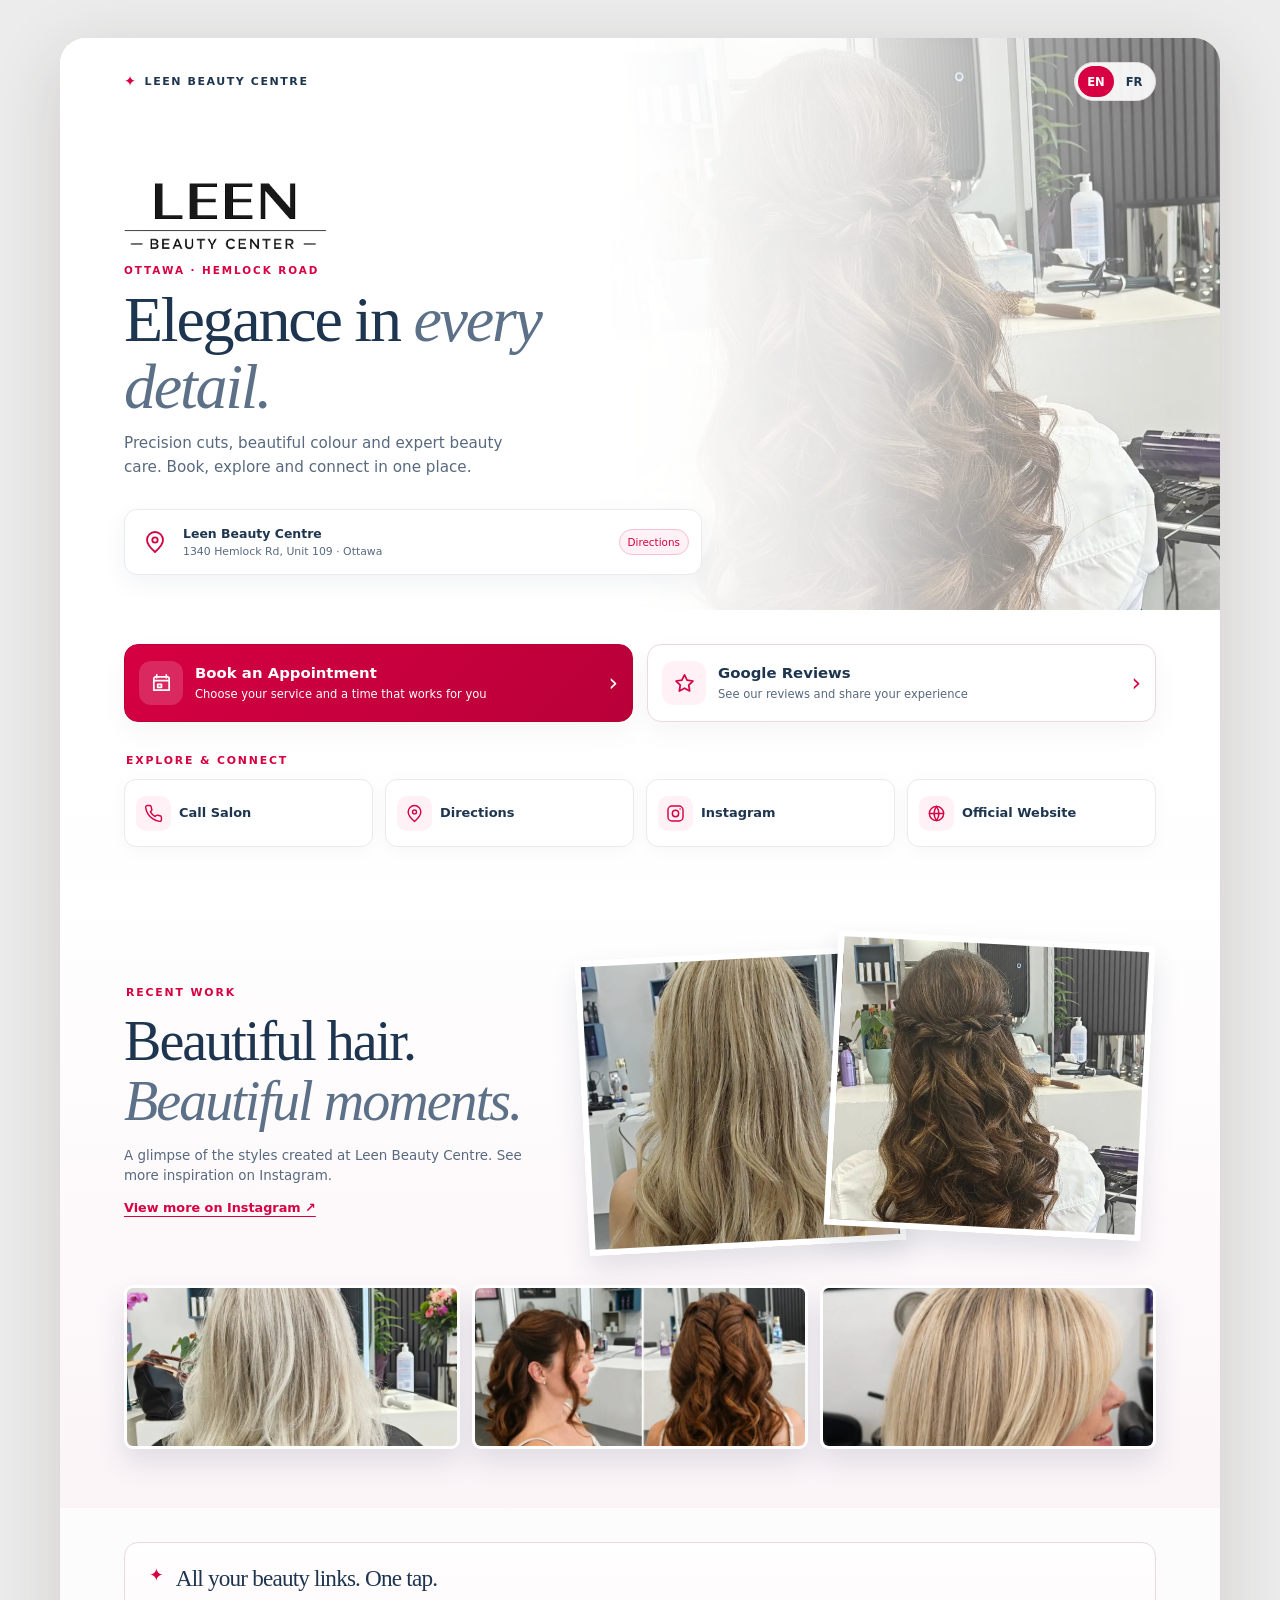
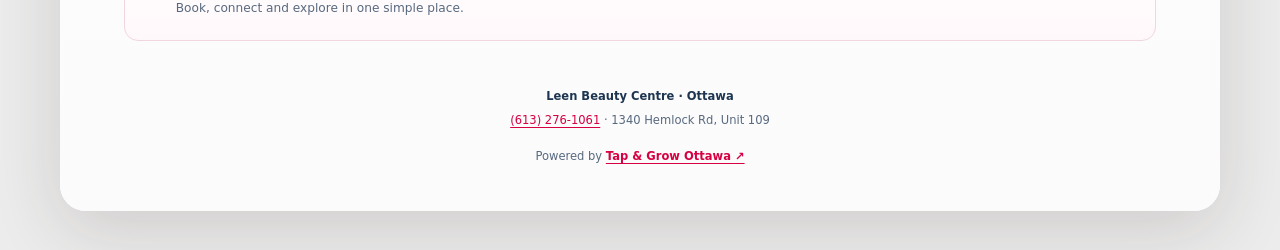
<file: index.html>
<!doctype html>
<html lang="en">
<head>
  <meta charset="utf-8">
  <meta name="viewport" content="width=device-width,initial-scale=1,viewport-fit=cover">
  <meta name="theme-color" content="#d60042">
  <meta name="description" content="Connect with Leen Beauty Centre in Ottawa. Book an appointment, call, find directions, or browse the salon's recent work.">
  <meta property="og:title" content="Leen Beauty Centre | Ottawa">
  <meta property="og:description" content="Your beauty, one tap away. Book, explore, and connect with Leen Beauty Centre.">
  <meta property="og:type" content="website">
  <title>Leen Beauty Centre | Your Beauty, One Tap Away</title>
  <link rel="icon" href="leen-logo.png" type="image/png">
  <link rel="stylesheet" href="styles.css">
  <script defer src="script.js"></script>
</head>
<body>
<a class="skip-link" href="#main" data-i18n="skip">Skip to content</a>
<main class="shell" id="main">
  <section class="hero" aria-labelledby="page-title">
    <div class="hero-photo" aria-hidden="true"></div>
    <header class="topbar">
      <a href="#main" class="wordmark" aria-label="Leen Beauty Centre home"><span class="sparkle" aria-hidden="true">✦</span> LEEN BEAUTY CENTRE</a>
      <div class="language" role="group" aria-label="Language selection">
        <button type="button" data-lang="en" aria-pressed="true" lang="en">EN</button>
        <button type="button" data-lang="fr" aria-pressed="false" lang="fr">FR</button>
      </div>
    </header>
    <div class="hero-copy">
      <img src="leen-logo.png" class="logo" alt="Leen Beauty Centre logo" width="590" height="236" decoding="async">
      <p class="eyebrow" data-i18n="eyebrow">Ottawa · Hemlock Road</p>
      <h1 id="page-title" data-i18n-html="headline">Elegance in <em>every detail.</em></h1>
      <p class="intro" data-i18n="intro">Precision cuts, beautiful colour and expert beauty care. Book, explore and connect in one place.</p>
    </div>
    <a class="location-card" href="https://www.google.com/maps/dir//Leen+Beauty+Centre,+1340+Hemlock+Rd+Unit+109,+Ottawa,+ON+K1K+4E4/@45.4529345,-75.6330151,17z/data=!4m17!1m7!3m6!1s0x4cce1be04eb97a25:0x9d4666bf455ec651!2sLeen+Beauty+Centre!8m2!3d45.4529345!4d-75.6330151!16s%2Fg%2F11z3b9xgvg!4m8!1m0!1m5!1m1!1s0x4cce1be04eb97a25:0x9d4666bf455ec651!2m2!1d-75.6330151!2d45.4529345!3e0?entry=ttu&amp;g_ep=EgoyMDI2MTAxMy4wIKXMDSoASAFQAw%3D%3D" target="_blank" rel="noopener noreferrer">
      <span class="location-icon" aria-hidden="true">
        <svg viewBox="0 0 24 24"><path d="M20 10c0 5-8 12-8 12S4 15 4 10a8 8 0 1 1 16 0Z"/><circle cx="12" cy="10" r="2.7"/></svg>
      </span>
      <span class="location-copy"><strong>Leen Beauty Centre</strong><small>1340 Hemlock Rd, Unit 109 · Ottawa</small></span>
      <span class="location-tag" data-i18n="directions">Directions</span>
    </a>
  </section>

  <section class="content" aria-label="Salon links">
    <div class="primary-actions">
      <a class="action action-book" href="https://book.daysmart.com/booking/service?DSID=DC-2162536" target="_blank" rel="noopener noreferrer">
        <span class="action-icon" aria-hidden="true"><svg viewBox="0 0 24 24"><path d="M7 3v3m10-3v3M4.5 9h15M6 5h12a2 2 0 0 1 2 2v12H4V7a2 2 0 0 1 2-2Zm2 8h4v3H8z"/></svg></span>
        <span class="action-copy"><strong data-i18n="bookTitle">Book an Appointment</strong><small data-i18n="bookNote">Choose your service and a time that works for you</small></span>
        <span class="chevron" aria-hidden="true">›</span>
      </a>
      <!-- IMPORTANT: Current Google Reviews button opens confirmed business listing.
           Replace this URL with the owner's verified direct review form URL before delivery. -->
      <a class="action action-review" href="https://www.google.com/maps/place/Leen+Beauty+Centre/@45.4529983,-75.6337091,19z/data=!4m8!3m7!1s0x4cce1be04eb97a25:0x9d4666bf455ec651!8m2!3d45.4528318!4d-75.6334302!9m1!1b1!16s%2Fg%2F11z3b9xgvg" target="_blank" rel="noopener noreferrer" data-review-link="listing-fallback">
        <span class="action-icon" aria-hidden="true"><svg viewBox="0 0 24 24"><path d="m12 3 2.7 5.5 6.1.9-4.4 4.3 1 6.1-5.4-2.9-5.4 2.9 1-6.1-4.4-4.3 6.1-.9L12 3Z"/></svg></span>
        <span class="action-copy"><strong data-i18n="reviewTitle">Google Reviews</strong><small data-i18n="reviewNote">See our reviews and share your experience</small></span>
        <span class="chevron" aria-hidden="true">›</span>
      </a>
    </div>

    <section class="quick-section" aria-labelledby="quick-title">
      <h2 id="quick-title" data-i18n="quickTitle">Explore &amp; connect</h2>
      <div class="quick-grid">
        <a class="quick-link" href="tel:+16132761061"><span class="quick-icon" aria-hidden="true"><svg viewBox="0 0 24 24"><path d="M22 16.9v3a2 2 0 0 1-2.18 2 19.7 19.7 0 0 1-8.6-3.06 19.6 19.6 0 0 1-6.05-6.05A19.7 19.7 0 0 1 2.11 4.2 2 2 0 0 1 4.1 2h3a2 2 0 0 1 2 1.72q.2 1.44.7 2.82a2 2 0 0 1-.45 2.11L8.1 9.9a16 16 0 0 0 6 6l1.25-1.25a2 2 0 0 1 2.11-.45q1.38.5 2.82.7A2 2 0 0 1 22 16.9Z"/></svg></span><span data-i18n="call">Call Salon</span></a>
        <a class="quick-link" href="https://www.google.com/maps/dir//Leen+Beauty+Centre,+1340+Hemlock+Rd+Unit+109,+Ottawa,+ON+K1K+4E4/@45.4529345,-75.6330151,17z/data=!4m17!1m7!3m6!1s0x4cce1be04eb97a25:0x9d4666bf455ec651!2sLeen+Beauty+Centre!8m2!3d45.4529345!4d-75.6330151!16s%2Fg%2F11z3b9xgvg!4m8!1m0!1m5!1m1!1s0x4cce1be04eb97a25:0x9d4666bf455ec651!2m2!1d-75.6330151!2d45.4529345!3e0?entry=ttu&amp;g_ep=EgoyMDI2MTAxMy4wIKXMDSoASAFQAw%3D%3D" target="_blank" rel="noopener noreferrer"><span class="quick-icon" aria-hidden="true"><svg viewBox="0 0 24 24"><path d="M20 10c0 5-8 12-8 12S4 15 4 10a8 8 0 1 1 16 0Z"/><circle cx="12" cy="10" r="2.5"/></svg></span><span data-i18n="directions">Directions</span></a>
        <a class="quick-link" href="https://www.instagram.com/leenbeautycenter1/" target="_blank" rel="noopener noreferrer"><span class="quick-icon" aria-hidden="true"><svg viewBox="0 0 24 24"><rect x="2.5" y="2.5" width="19" height="19" rx="5"/><circle cx="12" cy="12" r="4"/><circle cx="17.8" cy="6.3" r="1" fill="currentColor" stroke="none"/></svg></span><span>Instagram</span></a>
        <a class="quick-link" href="https://leenbeauty.ca/" target="_blank" rel="noopener noreferrer"><span class="quick-icon" aria-hidden="true"><svg viewBox="0 0 24 24"><circle cx="12" cy="12" r="9"/><path d="M3 12h18M12 3a16 16 0 0 1 0 18M12 3a16 16 0 0 0 0 18"/></svg></span><span data-i18n="official">Official Website</span></a>
      </div>
    </section>

    <section class="story" aria-labelledby="story-title">
      <div class="story-copy">
        <p class="eyebrow dark" data-i18n="storyEyebrow">Recent work</p>
        <h2 id="story-title" data-i18n-html="storyTitle">Beautiful hair.<br><em>Beautiful moments.</em></h2>
        <p data-i18n="storyText">A glimpse of the styles created at Leen Beauty Centre. See more inspiration on Instagram.</p>
        <a href="https://www.instagram.com/leenbeautycenter1/" target="_blank" rel="noopener noreferrer" data-i18n="viewInstagram">View more on Instagram ↗</a>
      </div>
      <div class="photo-stack" aria-label="Leen Beauty Centre hairstyles">
        <img src="style-golden-blonde.webp" width="640" height="853" alt="Long blonde waves created at Leen Beauty Centre" loading="lazy" decoding="async">
        <img src="hero-brunette.webp" width="640" height="640" alt="Elegant brunette updo and curls at Leen Beauty Centre" loading="lazy" decoding="async">
      </div>
      <div class="extra-photos" aria-label="More salon hair styles">
        <img src="style-platinum-waves.webp" alt="Platinum blonde waves from Leen Beauty Centre" loading="lazy" decoding="async">
        <img src="style-warm-brunette.webp" alt="Warm brunette styled curls from Leen Beauty Centre" loading="lazy" decoding="async">
        <img src="style-blonde-layers.webp" alt="Blonde layers from Leen Beauty Centre" loading="lazy" decoding="async">
      </div>
    </section>

    <section class="note-card" aria-labelledby="note-title"><span class="note-star" aria-hidden="true">✦</span><div><h2 id="note-title" data-i18n="noteTitle">All your beauty links. One tap.</h2><p data-i18n="noteText">Book, connect and explore in one simple place.</p></div></section>
    <footer>
      <p class="footer-name">Leen Beauty Centre · Ottawa</p>
      <p><a href="tel:+16132761061">(613) 276-1061</a> · 1340 Hemlock Rd, Unit 109</p>
      <p class="powered">Powered by <a href="https://www.instagram.com/tap1andgrow/" target="_blank" rel="noopener noreferrer">Tap &amp; Grow Ottawa <span aria-hidden="true">↗</span></a></p>
    </footer>
  </section>
</main>
</body>
</html>
</file>
<file: styles.css>
:root{--cream:#f7f7f6;--paper:#fff;--gold:#77736d;--ink:#202020;--muted:#626262;--line:#e3e0dc;--max:1160px}
*{box-sizing:border-box}html{scroll-behavior:smooth;-webkit-text-size-adjust:100%}body{margin:0;min-width:320px;background:#e5e5e3;color:var(--ink);font-family:Inter,ui-sans-serif,system-ui,-apple-system,BlinkMacSystemFont,"Segoe UI",sans-serif}img{display:block;max-width:100%}a{color:inherit}button,a{-webkit-tap-highlight-color:transparent}a:focus-visible,button:focus-visible{outline:3px solid #16776b;outline-offset:4px}.skip-link{position:absolute;top:-100px;left:10px;z-index:20;background:white;padding:12px;border-radius:8px}.skip-link:focus{top:10px}.shell{margin:0 auto;min-height:100vh;max-width:var(--max);background:var(--cream)}
.hero{position:relative;isolation:isolate;display:flex;flex-direction:column;justify-content:flex-end;min-height:580px;padding:0 22px 22px;background:#f7f7f6;overflow:hidden}.hero-photo{position:absolute;inset:0;z-index:-1;background:linear-gradient(180deg,rgba(42,33,24,.17) 0%,rgba(42,33,24,.05) 23%,rgba(249,243,232,.45) 47%,rgba(249,243,232,.97) 71%,#f7f7f6 94%),url("hero-brunette.webp") center 36%/cover no-repeat}.hero:after{content:"";position:absolute;inset:auto -100px -195px auto;width:300px;height:300px;border:1px solid rgba(139,99,35,.15);border-radius:50%;pointer-events:none}
.topbar{align-self:stretch;display:flex;align-items:center;justify-content:space-between;gap:10px;margin:0 -22px auto;padding:16px 22px 12px;background:rgba(40,32,23,.86);border-bottom:1px solid rgba(224,183,96,.25);position:relative;z-index:1}.wordmark{display:flex;align-items:center;gap:7px;max-width:72%;font-size:.69rem;line-height:1.2;font-weight:800;letter-spacing:.105em;text-decoration:none;color:#ffffff}.sparkle{font-size:1.2rem;font-weight:400}.language{display:flex;flex-shrink:0;gap:2px;padding:3px;border:1px solid rgba(255,248,230,.4);border-radius:50px;background:rgba(255,248,230,.10)}.language button{cursor:pointer;color:#ffffff;background:transparent;border:0;border-radius:999px;min-width:36px;min-height:31px;font-size:.72rem;font-family:inherit;font-weight:800}.language button[aria-pressed=true]{background:#ffffff;color:#222222}
.hero-copy{margin:0;max-width:420px;position:relative;z-index:1}.logo{width:min(202px,55%);height:auto;margin:0 0 8px;filter:brightness(.55)}.eyebrow{margin:0;font-size:.65rem;letter-spacing:.19em;text-transform:uppercase;color:#5c5955;font-weight:850}.hero h1,.story h2,.note-card h2{font-family:Georgia,"Times New Roman",serif;font-weight:400;letter-spacing:-.035em}.hero h1{margin:10px 0 0;max-width:370px;font-size:clamp(2.35rem,10.1vw,3.25rem);line-height:1.06}.hero h1 em,.story h2 em{font-weight:400;color:#6d6761}.intro{max-width:380px;margin:11px 0 0;color:#4a4a4a;font-size:.86rem;line-height:1.55}
.location-card{position:relative;z-index:1;display:flex;align-items:center;gap:10px;width:100%;margin:24px 0 0;padding:14px 12px;border:1px solid #dedbd6;border-radius:13px;background:rgba(255,252,245,.95);box-shadow:0 8px 20px rgba(73,55,30,.06);text-decoration:none}.location-icon{display:grid;place-items:center;flex:0 0 36px;color:#333333}.location-icon svg{width:24px;height:24px;fill:none;stroke:currentColor;stroke-width:1.8;stroke-linecap:round;stroke-linejoin:round}.location-copy{display:flex;flex-direction:column;gap:4px;min-width:0}.location-copy strong{font-size:.78rem}.location-copy small{font-size:.68rem;line-height:1.3;color:#5b5b5b}.location-tag{margin-left:auto;font-size:.65rem;color:#45413b;border:1px solid #bdbab4;border-radius:999px;padding:6px 8px;flex:0 0 auto}
.content{padding:18px 18px 0;background:linear-gradient(#fcfcfb,#f7f7f6)}.primary-actions{display:grid;gap:11px}.action{display:flex;align-items:center;gap:12px;min-height:78px;padding:11px 14px;border:1px solid transparent;border-radius:14px;text-decoration:none;box-shadow:0 8px 20px rgba(63,40,38,.05);transition:transform .18s ease,box-shadow .18s ease}.action:hover{transform:translateY(-2px);box-shadow:0 12px 25px rgba(63,40,38,.10)}.action-book{background:linear-gradient(135deg,#262626,#171717);border-color:#171717}.action-review{background:#ffffff;border-color:#e1e0dd}.action-icon{display:grid;place-items:center;flex:0 0 44px;width:44px;height:44px;border-radius:12px;background:rgba(255,253,241,.57);color:#ffffff}.action-review .action-icon{background:#f1f1ef;color:#282828}.action-icon svg{width:23px;height:23px;fill:none;stroke:currentColor;stroke-width:1.8;stroke-linecap:round;stroke-linejoin:round}.action-copy{display:flex;flex-direction:column;flex:1;gap:4px;min-width:0}.action-copy strong{font-size:.93rem;line-height:1.3}.action-copy small{font-size:.72rem;line-height:1.35;color:#ededed}.action-review .action-copy small{color:#5d5d5d}.chevron{font-size:1.5rem;color:#777777}
.quick-section{padding:30px 0 28px}.quick-section h2,.story .eyebrow{font-size:.68rem;letter-spacing:.17em;color:#555555;font-weight:850;text-transform:uppercase;margin:0 0 12px 2px}.quick-grid{display:grid;grid-template-columns:repeat(2,minmax(0,1fr));gap:10px}.quick-link{display:flex;gap:8px;align-items:center;min-height:64px;padding:11px;border:1px solid #e3e3e0;border-radius:12px;background:rgba(255,253,248,.94);text-decoration:none;font-size:.76rem;font-weight:750;line-height:1.23;transition:background .16s ease,border-color .16s ease}.quick-link:hover{background:#f8f8f7;border-color:#98958f}.quick-icon{display:grid;place-items:center;flex:0 0 35px;width:35px;height:35px;border-radius:10px;background:#efefed;color:#333333}.quick-icon svg{width:19px;height:19px;fill:none;stroke:currentColor;stroke-width:1.8;stroke-linecap:round;stroke-linejoin:round}
.story{display:grid;gap:20px;margin:0 -18px;padding:39px 22px 33px;background:#ecebe8;overflow:hidden}.story-copy{max-width:450px}.story h2{margin:0;font-size:clamp(2rem,8vw,3.5rem);line-height:1.08}.story-copy>p:not(.eyebrow){margin:14px 0 10px;font-size:.84rem;line-height:1.55;color:#606060}.story-copy>a{font-size:.8rem;color:#222222;font-weight:800;text-underline-offset:4px}.photo-stack{position:relative;height:250px;margin:0 8px}.photo-stack img{position:absolute;width:56%;height:224px;object-fit:cover;border:6px solid #ffffff;box-shadow:0 15px 32px rgba(77,54,24,.16)}.photo-stack img:first-child{left:0;top:15px;transform:rotate(-3deg);object-position:center 33%}.photo-stack img:last-child{right:0;top:0;transform:rotate(3deg);object-position:center 39%}.extra-photos{display:grid;grid-template-columns:repeat(3,minmax(0,1fr));gap:8px;margin-top:2px}.extra-photos img{width:100%;height:122px;object-fit:cover;object-position:center 35%;border-radius:9px;border:3px solid #ffffff}
.note-card{display:flex;gap:12px;margin:24px 0;padding:18px;border:1px solid #e1dfdc;border-radius:14px;background:#ffffff}.note-star{color:#232323;font-size:1.1rem}.note-card h2{margin:0;font-size:1.23rem}.note-card p{margin:7px 0 0;font-size:.76rem;line-height:1.5;color:#606060}footer{text-align:center;padding:6px 8px 32px;color:#626262;font-size:.72rem;line-height:1.55}footer p{margin:7px 0}.footer-name{font-weight:800;color:#242424}.powered{margin-top:18px}footer a{text-underline-offset:3px}.powered a{font-weight:800;color:#242424}
@media (min-width:700px){body{padding:clamp(20px,3vw,44px)}.shell{border-radius:26px;overflow:hidden;box-shadow:0 18px 70px rgba(57,37,34,.16)}.hero{display:block;min-height:510px;padding:0 clamp(40px,5vw,72px) 35px}.topbar{margin:0 calc(-1*clamp(40px,5vw,72px));padding:24px clamp(40px,5vw,72px) 12px;background:transparent;border:none}.wordmark{color:#333333}.language{background:rgba(255,248,230,.8);border-color:#c6c4c0}.language button{color:#333333}.language button[aria-pressed=true]{background:#191919;color:#ffffff}.hero-photo{inset:0 0 0 47%;background:linear-gradient(90deg,#f7f7f6 0%,rgba(247,239,223,.98) 8%,rgba(247,239,223,.76) 37%,rgba(247,239,223,.12) 88%),url("hero-brunette.webp") center 40%/cover no-repeat}.hero-copy{margin:61px 0 0;max-width:54%}.logo{width:215px}.hero h1{font-size:clamp(3.0rem,5vw,4.05rem);max-width:480px}.intro{max-width:420px;font-size:.95rem}.location-card{margin-top:30px;max-width:56%;min-height:66px}.content{padding:34px clamp(40px,5vw,72px) 0}.primary-actions{grid-template-columns:1fr 1fr;gap:14px}.quick-section{padding:32px 0}.quick-grid{grid-template-columns:repeat(4,minmax(0,1fr));gap:12px}.quick-link{font-size:.81rem;min-height:68px}.story{grid-template-columns:minmax(270px,.85fr) minmax(320px,1.15fr);align-items:center;margin:0 calc(-1*clamp(40px,5vw,72px));padding:59px clamp(42px,5vw,72px);gap:20px}.photo-stack{height:325px}.photo-stack img{height:295px}.extra-photos{grid-column:1/-1;gap:12px}.extra-photos img{height:164px}.note-card{margin:34px 0;padding:22px 24px}.note-card h2{font-size:1.45rem}footer{padding-bottom:38px}}
@media(max-width:350px){.hero{padding-left:15px;padding-right:15px}.topbar{margin-left:-15px;margin-right:-15px;padding-left:15px;padding-right:15px}.wordmark{font-size:.61rem}.location-tag{display:none}.content{padding-left:12px;padding-right:12px}.quick-link{font-size:.69rem;padding:9px;gap:6px}.quick-icon{flex-basis:30px;width:30px;height:30px}.story{margin-left:-12px;margin-right:-12px}.action-copy strong{font-size:.84rem}}
@media(prefers-reduced-motion:reduce){*{scroll-behavior:auto!important;transition:none!important}}


/* Leen brand refresh — match LeenBeauty.ca more closely with a clean white base,
   deep slate text and a bold raspberry-red primary accent. */
:root{
  --cream:#f7f7f7;
  --paper:#ffffff;
  --ink:#1e3550;
  --muted:#58697f;
  --line:#e8eaee;
  --accent:#d60042;
  --accent-dark:#b80039;
  --accent-soft:#fff1f5;
  --accent-soft-2:#fdf6f8;
}
body{background:#ececec;color:var(--ink)}
a:focus-visible,button:focus-visible{outline:3px solid var(--accent);outline-offset:4px}
.shell{background:var(--paper)}
.hero{background:var(--paper)}
.hero-photo{background:linear-gradient(180deg,rgba(255,255,255,.10) 0%,rgba(255,255,255,.06) 20%,rgba(255,255,255,.52) 46%,rgba(255,255,255,.96) 73%,#ffffff 95%),url("hero-brunette.webp") center 36%/cover no-repeat}
.topbar{background:rgba(255,255,255,.92);border-bottom:1px solid rgba(214,0,66,.10);backdrop-filter:saturate(180%) blur(8px)}
.wordmark{color:var(--ink);font-weight:800;letter-spacing:.14em}
.sparkle{font-size:.9rem;color:var(--accent)}
.language{border-color:#e2d8dd;background:rgba(255,255,255,.88);box-shadow:0 4px 14px rgba(0,0,0,.04)}
.language button{color:var(--ink)}
.language button[aria-pressed=true]{background:var(--accent);color:#fff}
.logo{filter:none;width:min(204px,55%)}
.eyebrow{color:var(--accent);font-weight:850}
.hero h1{color:var(--ink)}
.hero h1 em,.story h2 em{color:#5c7088}
.intro{color:var(--muted)}
.location-card{border-color:var(--line);background:#fff;box-shadow:0 8px 24px rgba(30,53,80,.06)}
.location-icon{color:var(--accent)}
.location-copy strong{color:var(--ink)}
.location-copy small{color:var(--muted)}
.location-tag{border-color:#f1c3d2;color:var(--accent);background:var(--accent-soft)}
.content{background:linear-gradient(#fff,#fbfbfc)}
.action{box-shadow:0 10px 28px rgba(0,0,0,.04)}
.action-book{color:#fff;background:linear-gradient(135deg,var(--accent),var(--accent-dark));border-color:var(--accent-dark)}
.action-book .action-icon{background:rgba(255,255,255,.16);color:#fff}
.action-book .action-copy strong,.action-book .action-copy small,.action-book .chevron{color:#fff}
.action-review{color:var(--ink);background:#fff;border-color:#f0d7df}
.action-review .action-icon{background:var(--accent-soft);color:var(--accent)}
.action-review .action-copy strong{color:var(--ink)}
.action-review .action-copy small{color:var(--muted)}
.action-review .chevron{color:var(--accent)}
.quick-section h2,.story .eyebrow{color:var(--accent)}
.quick-link{background:#fff;border-color:var(--line);box-shadow:0 4px 18px rgba(0,0,0,.03)}
.quick-link:hover{background:var(--accent-soft-2);border-color:#f0c7d5}
.quick-icon{color:var(--accent);background:var(--accent-soft)}
.story{background:linear-gradient(180deg,#ffffff 0%,#fbf4f7 100%)}
.story-copy>p:not(.eyebrow){color:var(--muted)}
.story-copy>a{color:var(--accent)}
.photo-stack img,.extra-photos img{border-color:#fff;box-shadow:0 14px 28px rgba(30,53,80,.12)}
.note-card{border-color:#f0d7df;background:linear-gradient(180deg,#fff,#fff8fa)}
.note-star{color:var(--accent)}
.note-card h2{color:var(--ink)}
.note-card p{color:var(--muted)}
footer{color:var(--muted)}
.footer-name{color:var(--ink)}
.powered a,footer a{color:var(--accent)}
@media (min-width:700px){
 .topbar{background:transparent;border:none;backdrop-filter:none}
 .wordmark{color:var(--ink)}
 .language{background:rgba(255,255,255,.9);border-color:#e4dce0}
 .language button{color:var(--ink)}
 .language button[aria-pressed=true]{background:var(--accent);color:#fff}
 .hero-photo{background:linear-gradient(90deg,#ffffff 0%,rgba(255,255,255,.98) 10%,rgba(255,255,255,.86) 41%,rgba(255,255,255,.14) 92%),url("hero-brunette.webp") center 40%/cover no-repeat}
}
</file>
